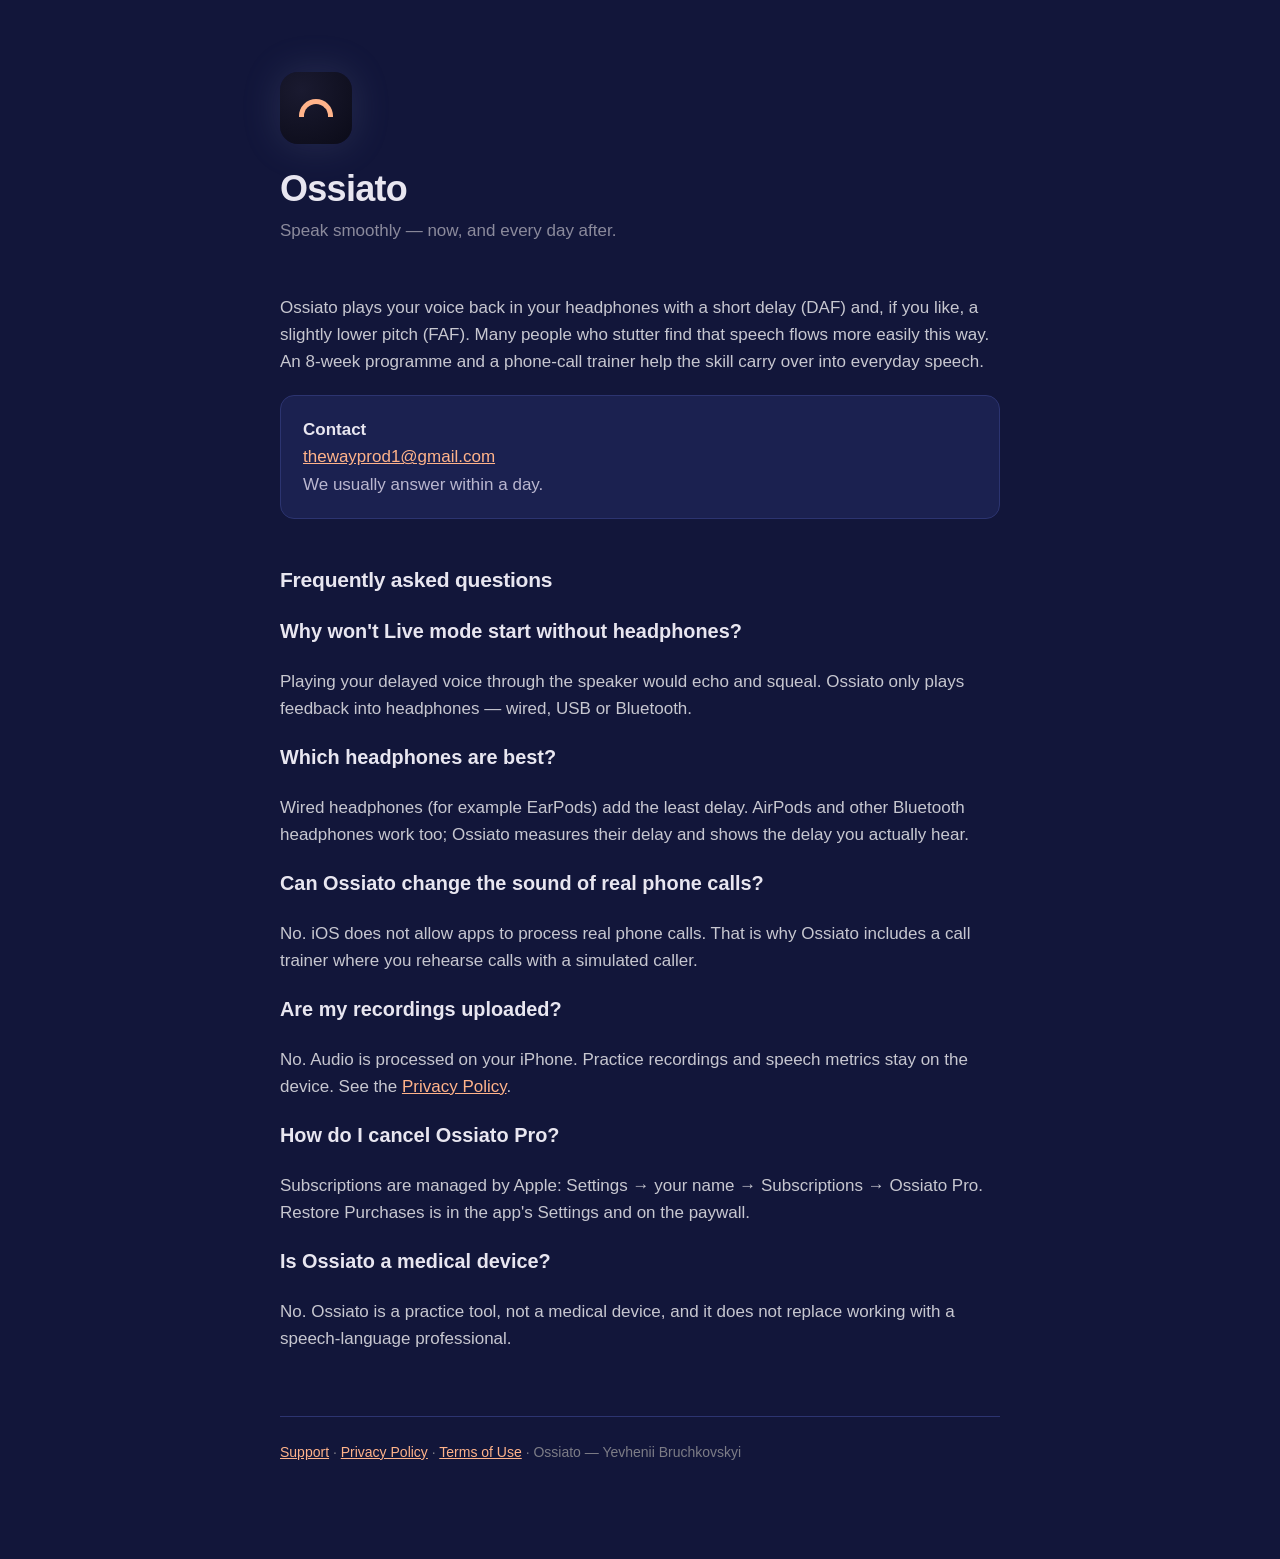
<file: index.html>
<!DOCTYPE html>
<html lang="en">
<head>
<meta charset="utf-8">
<meta name="viewport" content="width=device-width, initial-scale=1">
<title>Ossiato — Support</title>
<meta name="description" content="Support for Ossiato, a speech-fluency app with delayed auditory feedback (DAF), daily practice and a phone-call trainer.">
<link rel="stylesheet" href="style.css">
</head>
<body>
<div class="wrap">
  <header>
    <div class="logo"><i></i></div>
    <h1>Ossiato</h1>
    <p class="tag">Speak smoothly — now, and every day after.</p>
  </header>

  <p>Ossiato plays your voice back in your headphones with a short delay (DAF) and, if you like, a slightly lower pitch (FAF). Many people who stutter find that speech flows more easily this way. An 8-week programme and a phone-call trainer help the skill carry over into everyday speech.</p>

  <div class="card">
    <b>Contact</b><br>
    <a href="mailto:thewayprod1@gmail.com">thewayprod1@gmail.com</a><br>
    <span style="color:#B9B6CF">We usually answer within a day.</span>
  </div>

  <h2>Frequently asked questions</h2>

  <h3>Why won't Live mode start without headphones?</h3>
  <p>Playing your delayed voice through the speaker would echo and squeal. Ossiato only plays feedback into headphones — wired, USB or Bluetooth.</p>

  <h3>Which headphones are best?</h3>
  <p>Wired headphones (for example EarPods) add the least delay. AirPods and other Bluetooth headphones work too; Ossiato measures their delay and shows the delay you actually hear.</p>

  <h3>Can Ossiato change the sound of real phone calls?</h3>
  <p>No. iOS does not allow apps to process real phone calls. That is why Ossiato includes a call trainer where you rehearse calls with a simulated caller.</p>

  <h3>Are my recordings uploaded?</h3>
  <p>No. Audio is processed on your iPhone. Practice recordings and speech metrics stay on the device. See the <a href="privacy.html">Privacy Policy</a>.</p>

  <h3>How do I cancel Ossiato Pro?</h3>
  <p>Subscriptions are managed by Apple: Settings → your name → Subscriptions → Ossiato Pro. Restore Purchases is in the app's Settings and on the paywall.</p>

  <h3>Is Ossiato a medical device?</h3>
  <p>No. Ossiato is a practice tool, not a medical device, and it does not replace working with a speech-language professional.</p>

  <footer>
    <a href="index.html">Support</a> · <a href="privacy.html">Privacy Policy</a> · <a href="terms.html">Terms of Use</a> · Ossiato — Yevhenii Bruchkovskyi
  </footer>
</div>
</body>
</html>
</file>
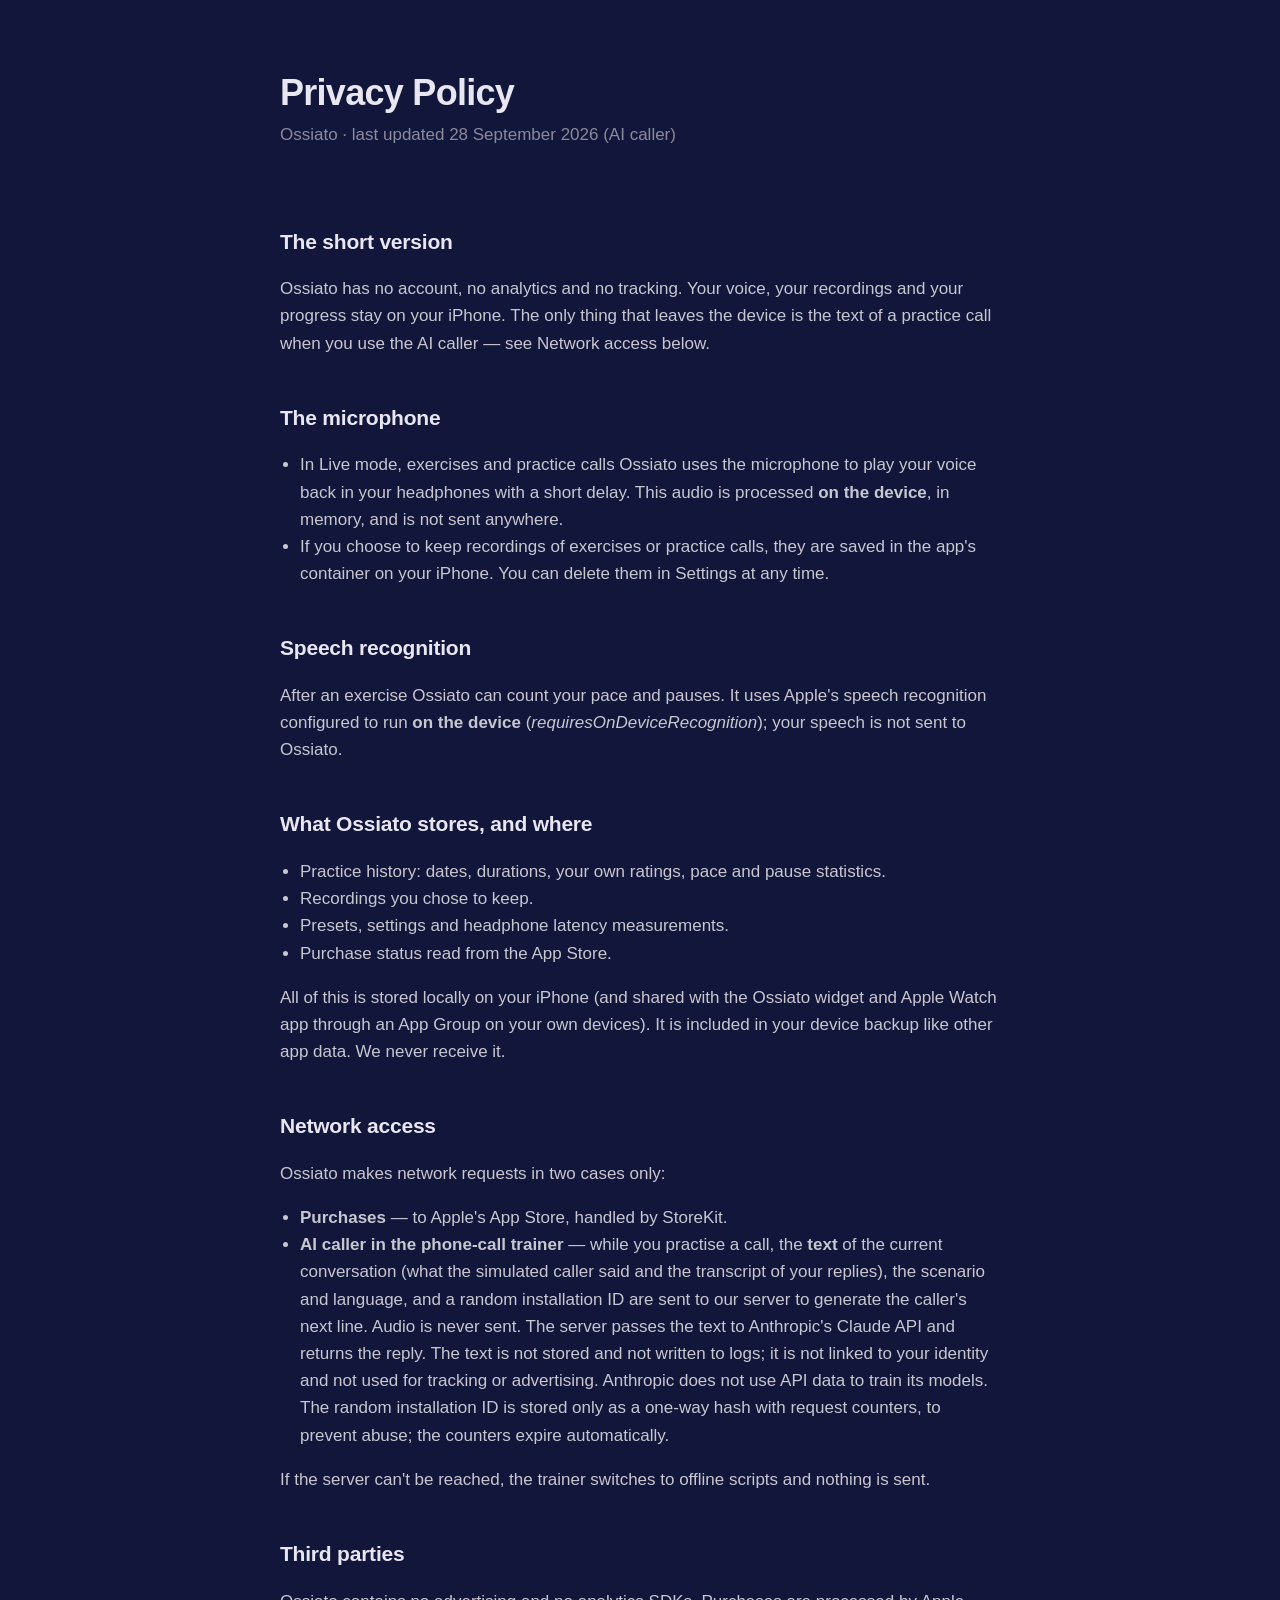
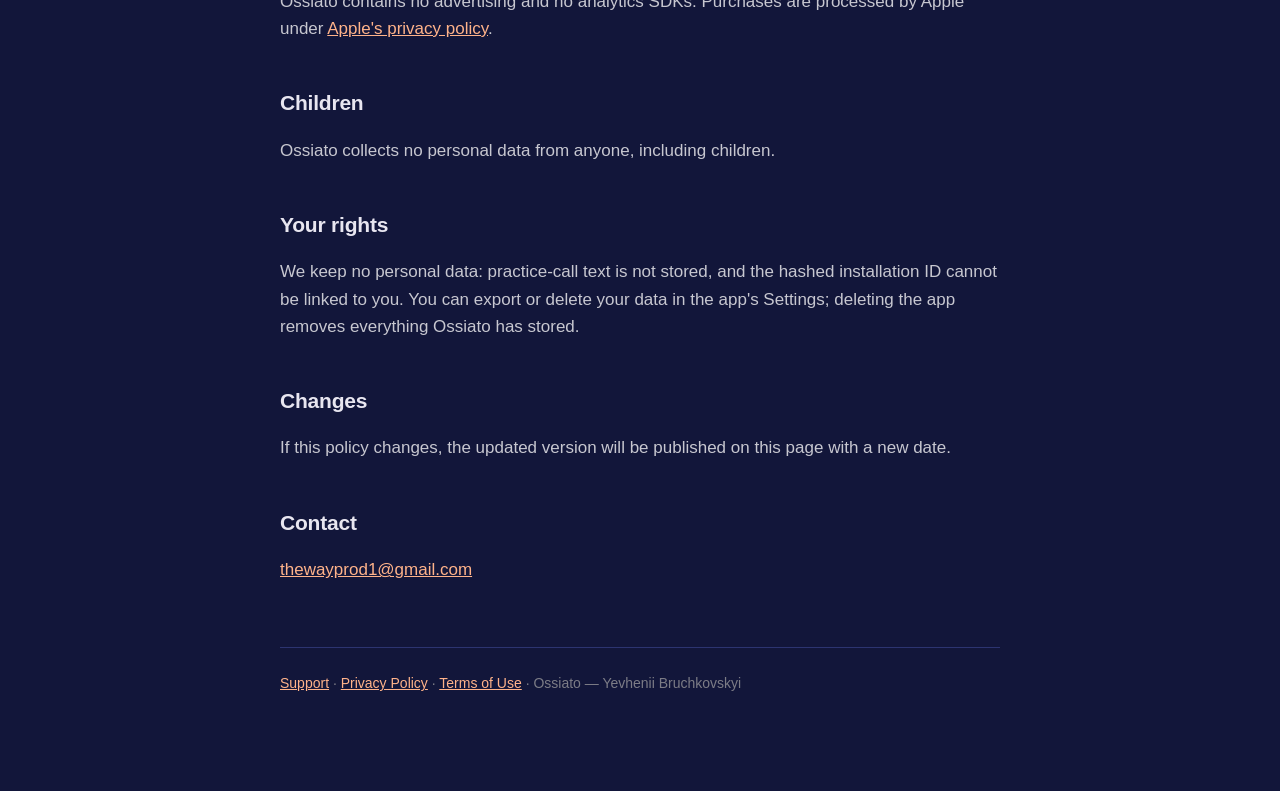
<file: privacy.html>
<!DOCTYPE html>
<html lang="en">
<head>
<meta charset="utf-8">
<meta name="viewport" content="width=device-width, initial-scale=1">
<title>Ossiato — Privacy Policy</title>
<meta name="description" content="Privacy policy for Ossiato. Audio is processed on your iPhone; recordings never leave the device. No account, no analytics, no tracking.">
<link rel="stylesheet" href="style.css">
</head>
<body>
<div class="wrap">
  <header>
    <h1>Privacy Policy</h1>
    <p class="tag">Ossiato · last updated 28 September 2026 (AI caller)</p>
  </header>

  <h2>The short version</h2>
  <p>Ossiato has no account, no analytics and no tracking. Your voice, your recordings and your progress stay on your iPhone. The only thing that leaves the device is the text of a practice call when you use the AI caller — see Network access below.</p>

  <h2>The microphone</h2>
  <ul>
    <li>In Live mode, exercises and practice calls Ossiato uses the microphone to play your voice back in your headphones with a short delay. This audio is processed <b>on the device</b>, in memory, and is not sent anywhere.</li>
    <li>If you choose to keep recordings of exercises or practice calls, they are saved in the app's container on your iPhone. You can delete them in Settings at any time.</li>
  </ul>

  <h2>Speech recognition</h2>
  <p>After an exercise Ossiato can count your pace and pauses. It uses Apple's speech recognition configured to run <b>on the device</b> (<i>requiresOnDeviceRecognition</i>); your speech is not sent to Ossiato.</p>

  <h2>What Ossiato stores, and where</h2>
  <ul>
    <li>Practice history: dates, durations, your own ratings, pace and pause statistics.</li>
    <li>Recordings you chose to keep.</li>
    <li>Presets, settings and headphone latency measurements.</li>
    <li>Purchase status read from the App Store.</li>
  </ul>
  <p>All of this is stored locally on your iPhone (and shared with the Ossiato widget and Apple Watch app through an App Group on your own devices). It is included in your device backup like other app data. We never receive it.</p>

  <h2>Network access</h2>
  <p>Ossiato makes network requests in two cases only:</p>
  <ul>
    <li><b>Purchases</b> — to Apple's App Store, handled by StoreKit.</li>
    <li><b>AI caller in the phone-call trainer</b> — while you practise a call, the <b>text</b> of the current conversation (what the simulated caller said and the transcript of your replies), the scenario and language, and a random installation ID are sent to our server to generate the caller's next line. Audio is never sent. The server passes the text to Anthropic's Claude API and returns the reply. The text is not stored and not written to logs; it is not linked to your identity and not used for tracking or advertising. Anthropic does not use API data to train its models. The random installation ID is stored only as a one-way hash with request counters, to prevent abuse; the counters expire automatically.</li>
  </ul>
  <p>If the server can't be reached, the trainer switches to offline scripts and nothing is sent.</p>

  <h2>Third parties</h2>
  <p>Ossiato contains no advertising and no analytics SDKs. Purchases are processed by Apple under <a href="https://www.apple.com/legal/privacy/">Apple's privacy policy</a>.</p>

  <h2>Children</h2>
  <p>Ossiato collects no personal data from anyone, including children.</p>

  <h2>Your rights</h2>
  <p>We keep no personal data: practice-call text is not stored, and the hashed installation ID cannot be linked to you. You can export or delete your data in the app's Settings; deleting the app removes everything Ossiato has stored.</p>

  <h2>Changes</h2>
  <p>If this policy changes, the updated version will be published on this page with a new date.</p>

  <h2>Contact</h2>
  <p><a href="mailto:thewayprod1@gmail.com">thewayprod1@gmail.com</a></p>

  <footer>
    <a href="index.html">Support</a> · <a href="privacy.html">Privacy Policy</a> · <a href="terms.html">Terms of Use</a> · Ossiato — Yevhenii Bruchkovskyi
  </footer>
</div>
</body>
</html>
</file>
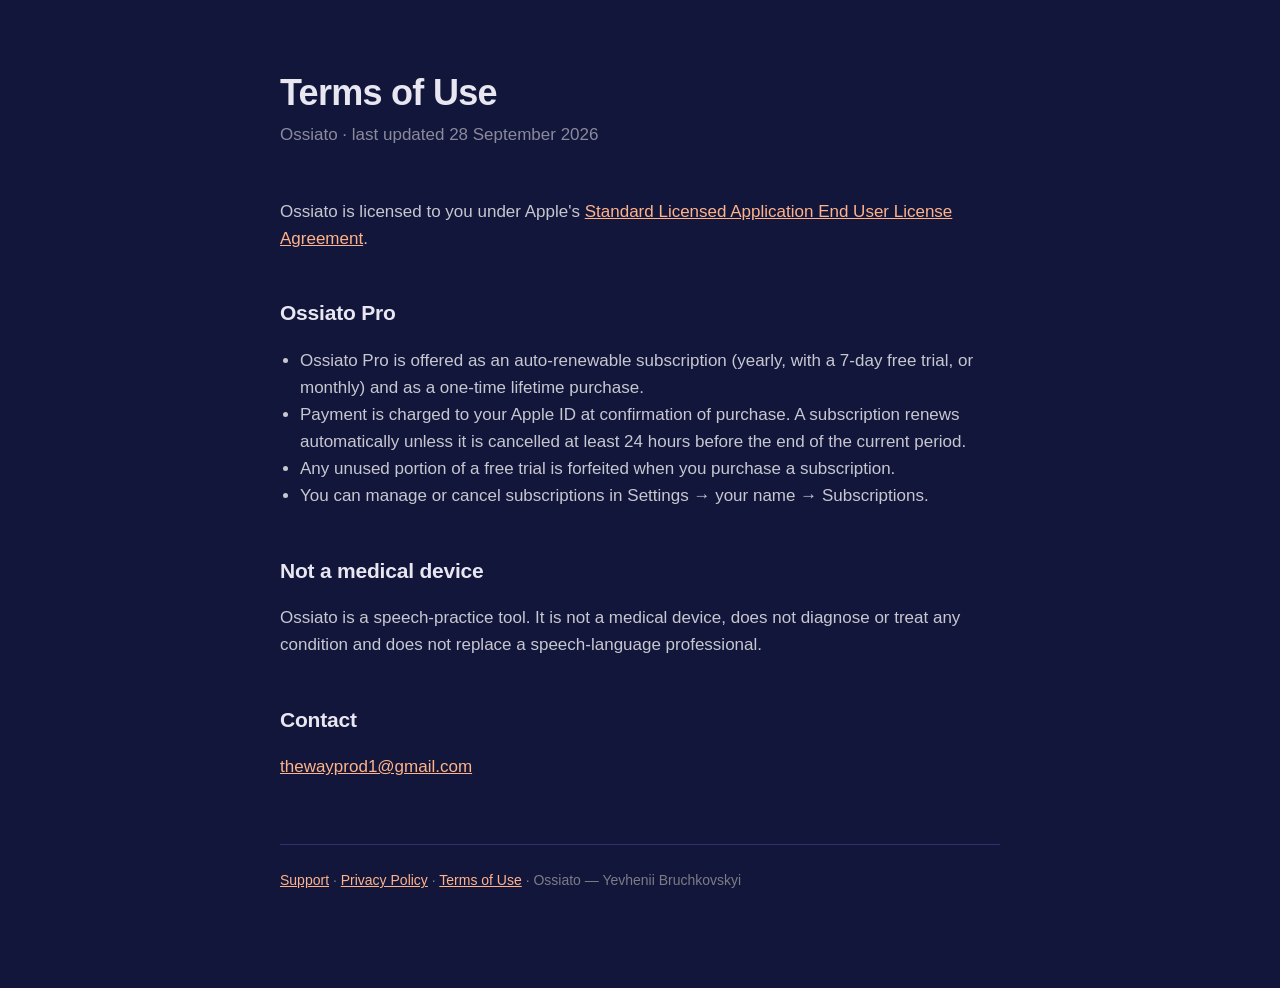
<file: terms.html>
<!DOCTYPE html>
<html lang="en">
<head>
<meta charset="utf-8">
<meta name="viewport" content="width=device-width, initial-scale=1">
<title>Ossiato — Terms of Use</title>
<meta name="description" content="Terms of use for Ossiato and Ossiato Pro subscriptions.">
<link rel="stylesheet" href="style.css">
</head>
<body>
<div class="wrap">
  <header>
    <h1>Terms of Use</h1>
    <p class="tag">Ossiato · last updated 28 September 2026</p>
  </header>

  <p>Ossiato is licensed to you under Apple's <a href="https://www.apple.com/legal/internet-services/itunes/dev/stdeula/">Standard Licensed Application End User License Agreement</a>.</p>

  <h2>Ossiato Pro</h2>
  <ul>
    <li>Ossiato Pro is offered as an auto-renewable subscription (yearly, with a 7-day free trial, or monthly) and as a one-time lifetime purchase.</li>
    <li>Payment is charged to your Apple ID at confirmation of purchase. A subscription renews automatically unless it is cancelled at least 24 hours before the end of the current period.</li>
    <li>Any unused portion of a free trial is forfeited when you purchase a subscription.</li>
    <li>You can manage or cancel subscriptions in Settings → your name → Subscriptions.</li>
  </ul>

  <h2>Not a medical device</h2>
  <p>Ossiato is a speech-practice tool. It is not a medical device, does not diagnose or treat any condition and does not replace a speech-language professional.</p>

  <h2>Contact</h2>
  <p><a href="mailto:thewayprod1@gmail.com">thewayprod1@gmail.com</a></p>

  <footer>
    <a href="index.html">Support</a> · <a href="privacy.html">Privacy Policy</a> · <a href="terms.html">Terms of Use</a> · Ossiato — Yevhenii Bruchkovskyi
  </footer>
</div>
</body>
</html>
</file>
<file: style.css>
:root { color-scheme: dark; }
* { box-sizing: border-box; }
body { margin: 0; padding: 0 24px 96px; font: 17px/1.6 -apple-system, BlinkMacSystemFont, "Segoe UI", Roboto, Helvetica, Arial, sans-serif; background: #12163A; color: #E8E6F0; }
.wrap { max-width: 720px; margin: 0 auto; }
header { padding: 72px 0 32px; }
.logo { width: 72px; height: 72px; border-radius: 18px; background: radial-gradient(circle at 30% 25%, #1a1a30, #0b0b18); display: grid; place-items: center; margin-bottom: 24px; box-shadow: 0 0 40px rgba(159,179,217,0.15); }
.logo i { display:block; width:34px; height:18px; border:5px solid #FFB38A; border-bottom:none; border-radius:34px 34px 0 0; }
h1 { font-size: 36px; line-height: 1.15; margin: 0 0 8px; letter-spacing: -0.02em; }
.tag { color: #8B8A9C; margin: 0; }
h2 { font-size: 21px; margin: 44px 0 10px; letter-spacing: -0.01em; }
p, li { color: #C7C7D0; }
a { color: #FFB38A; }
ul { padding-left: 20px; }
.card { border: 1px solid #2C3470; border-radius: 14px; padding: 20px 22px; margin-top: 20px; background: #1B2150; }
footer { margin-top: 64px; padding-top: 24px; border-top: 1px solid #2C3470; color: #7c7c86; font-size: 14px; }
</file>
